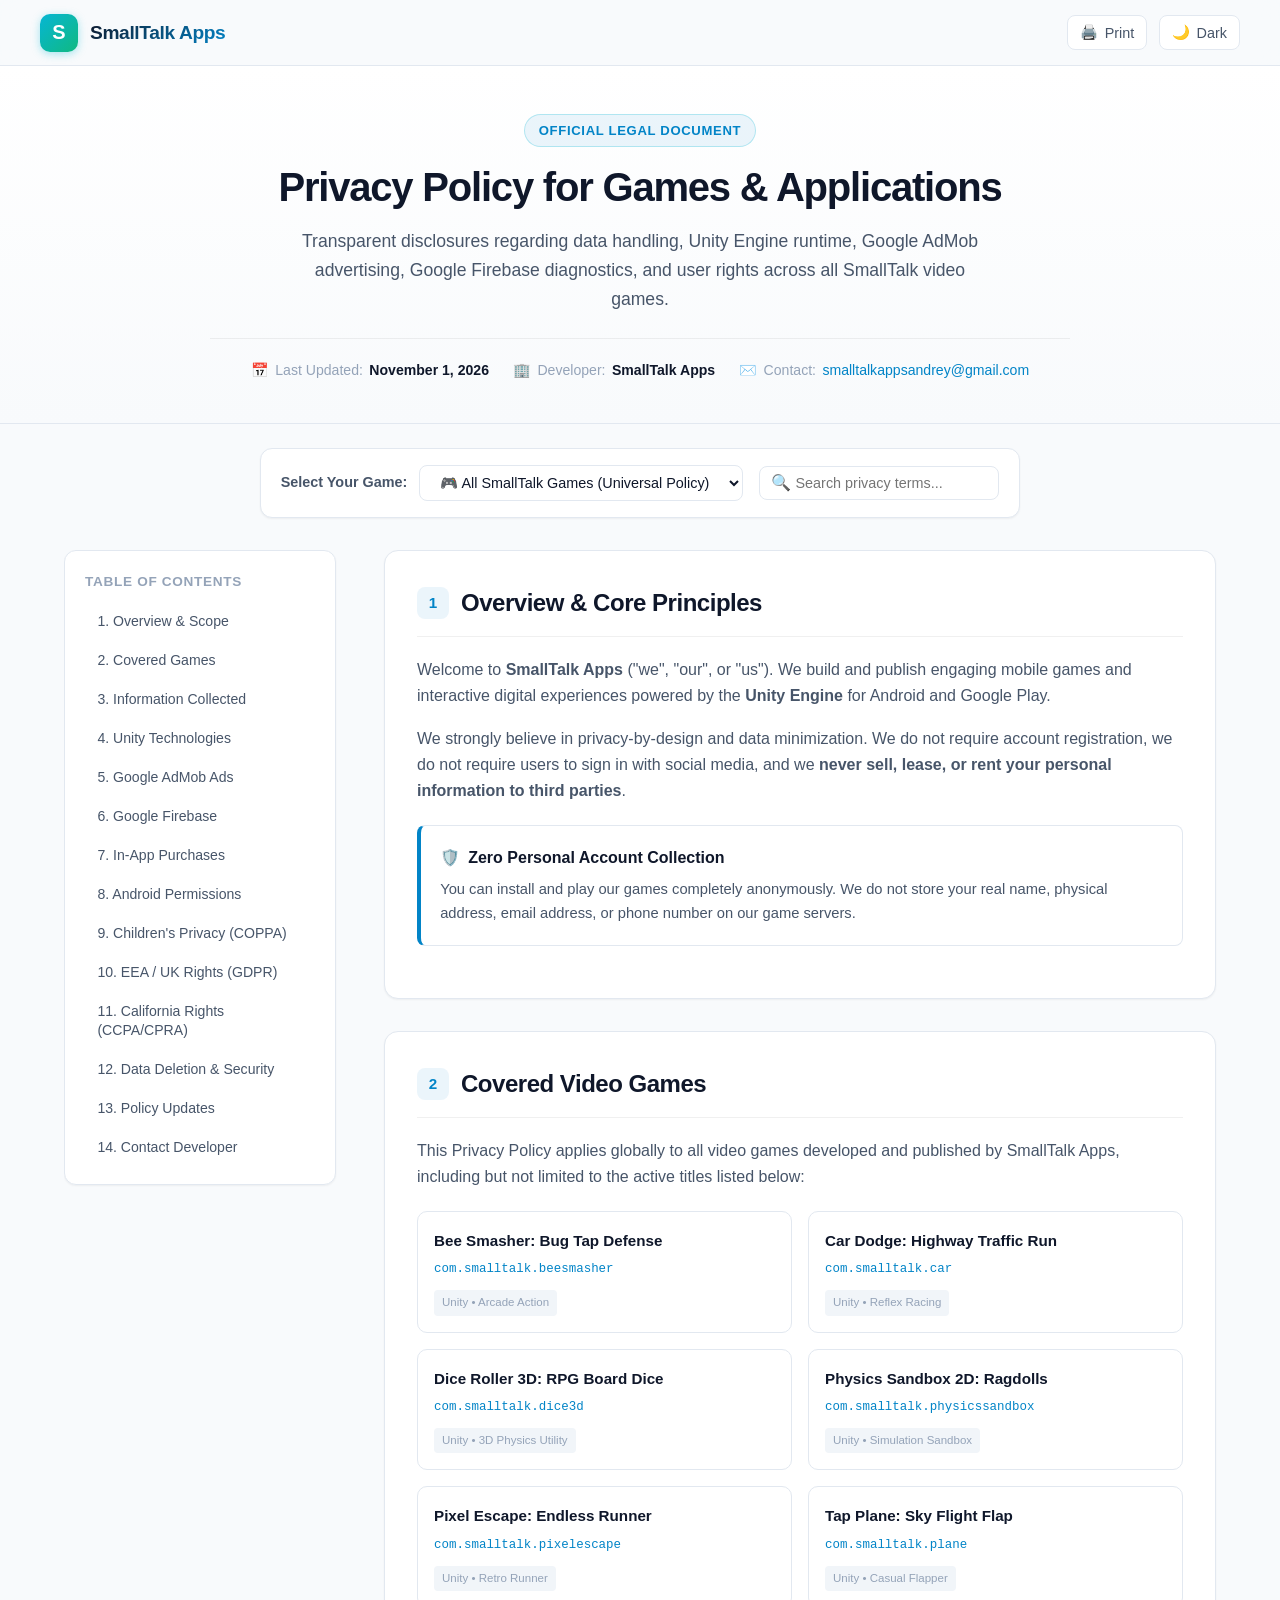
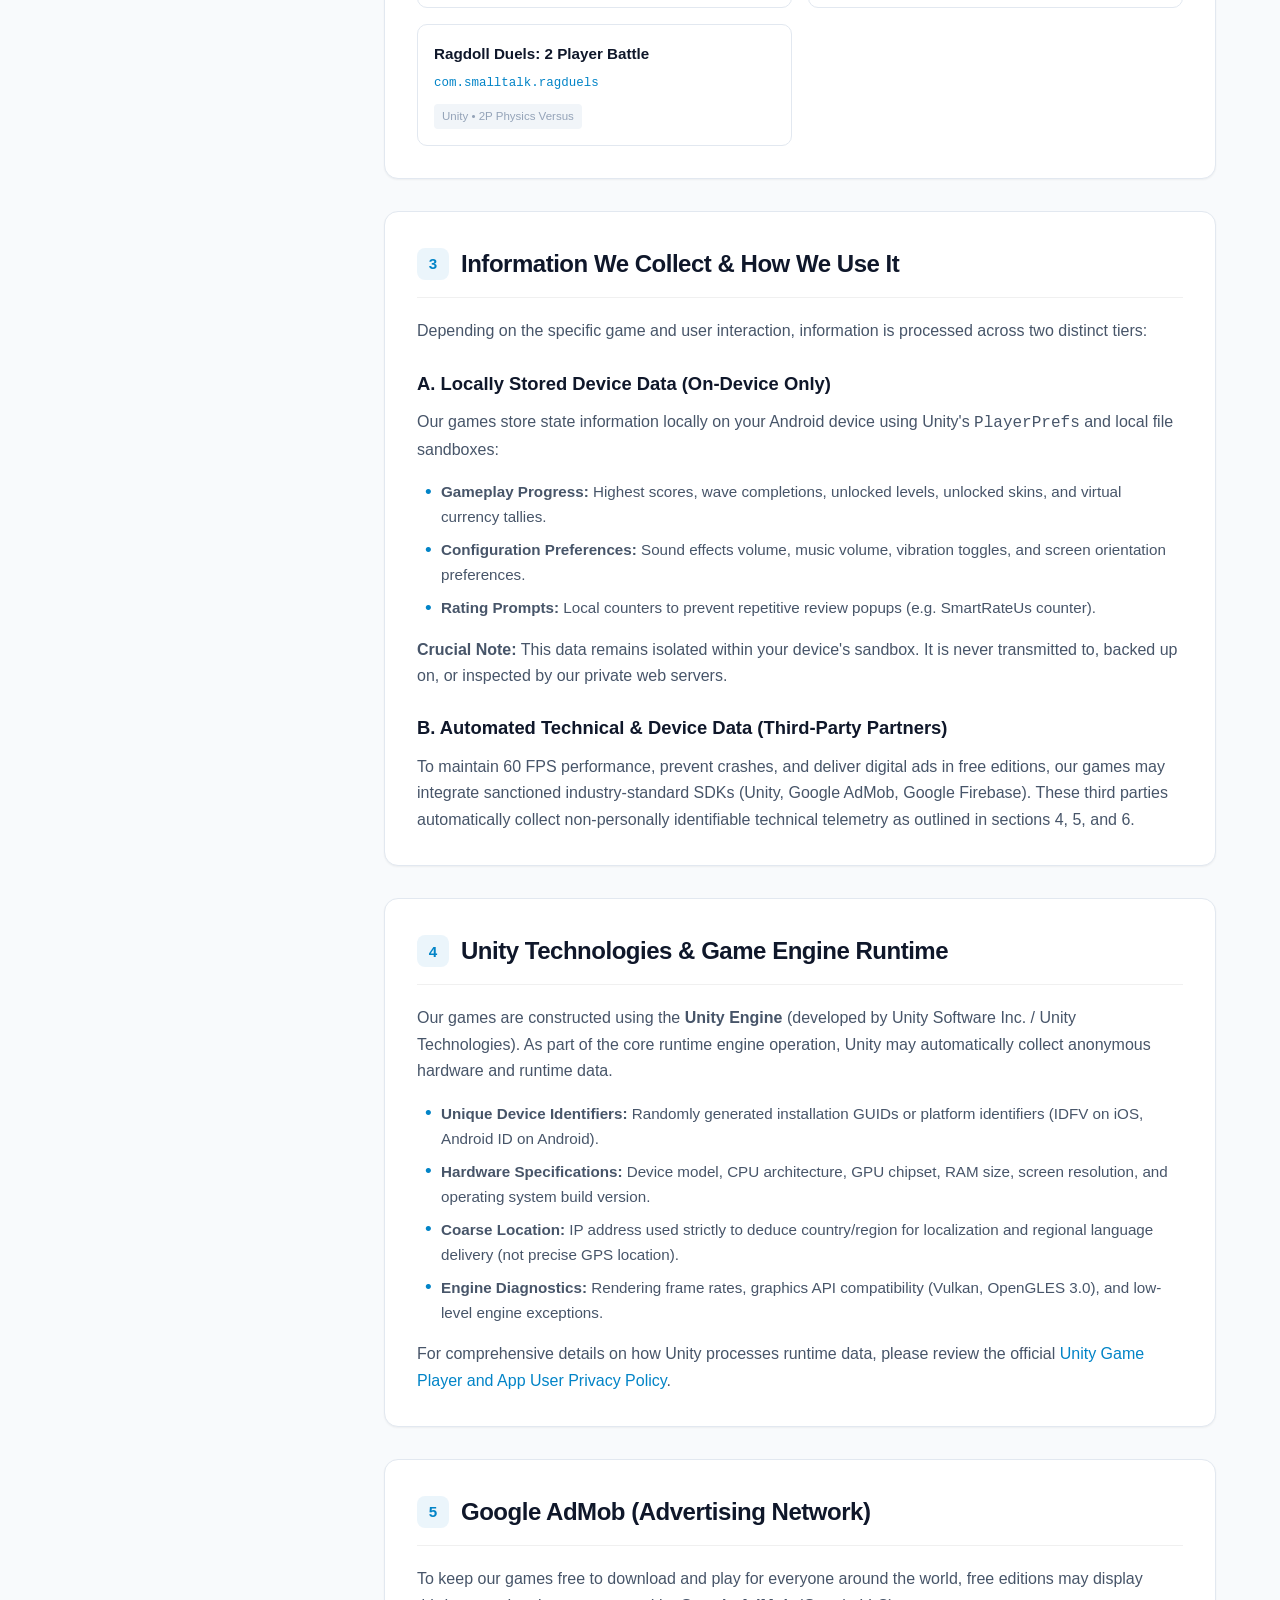
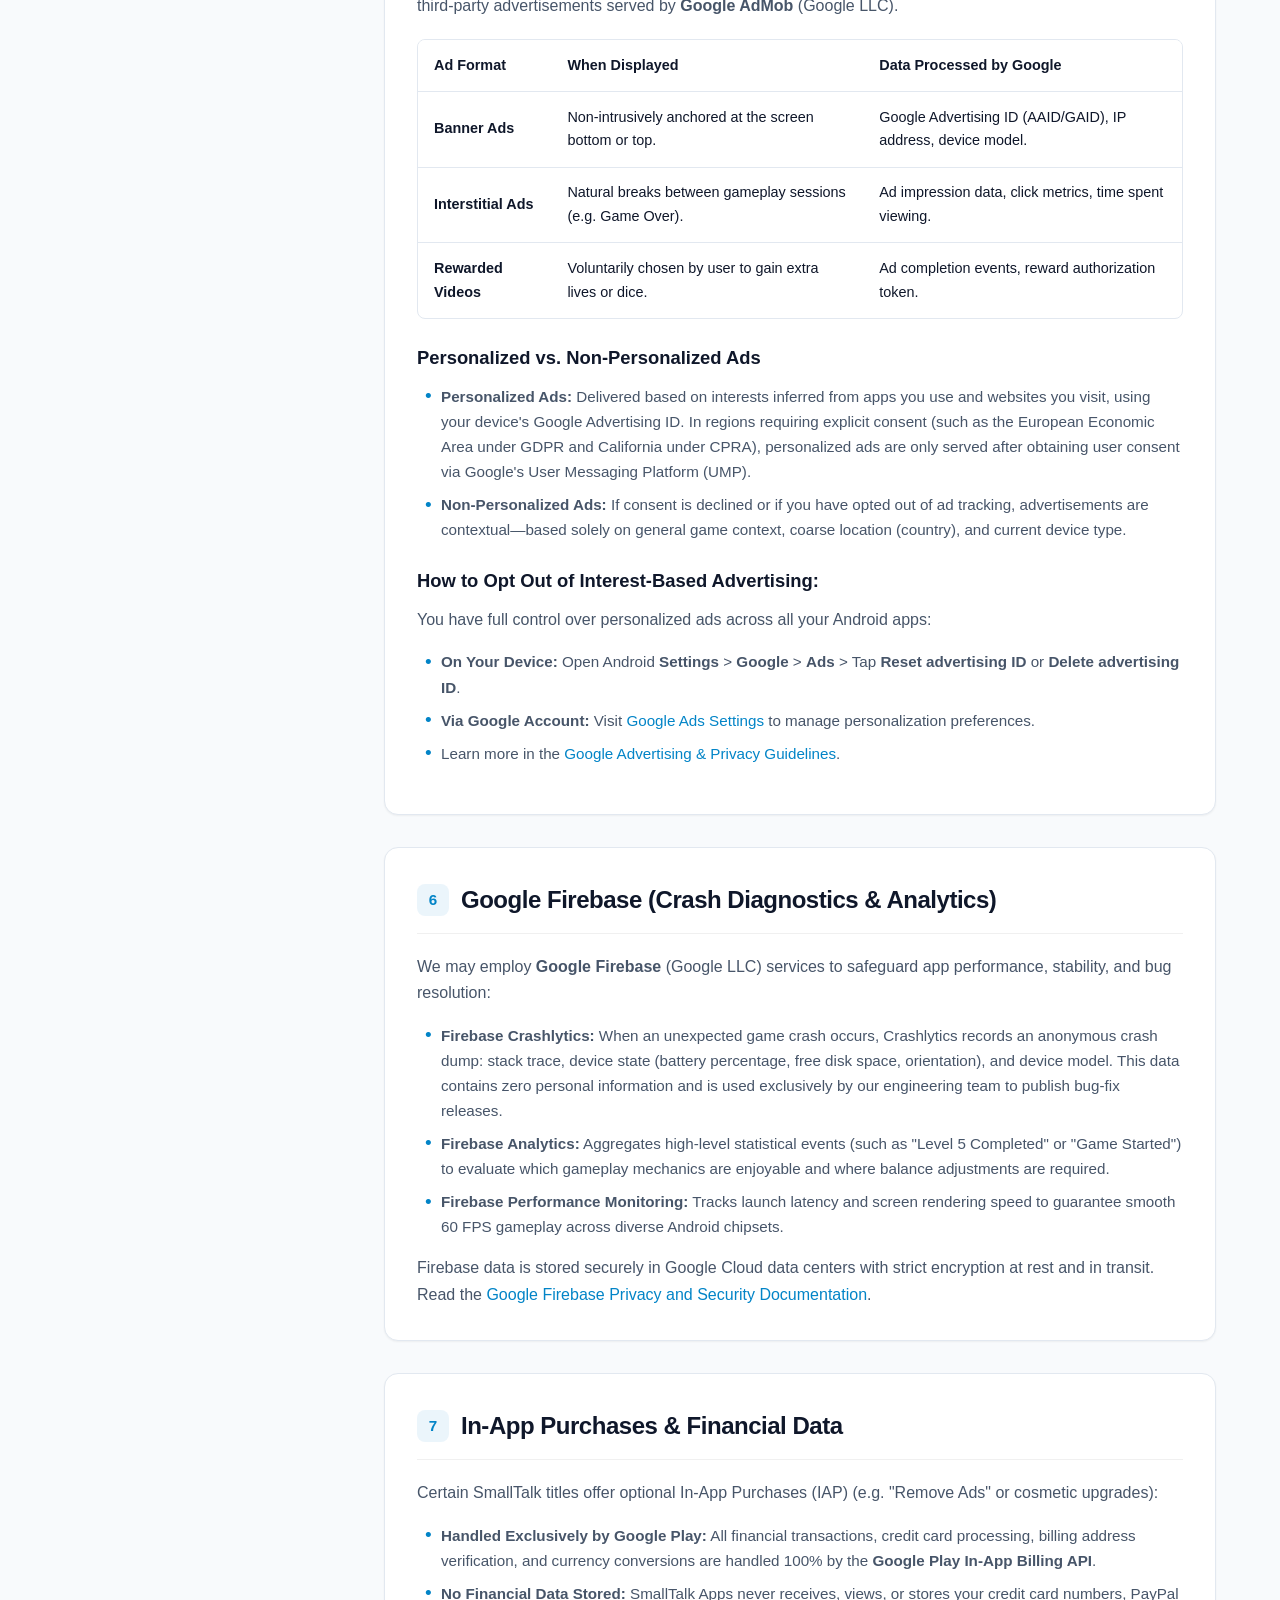
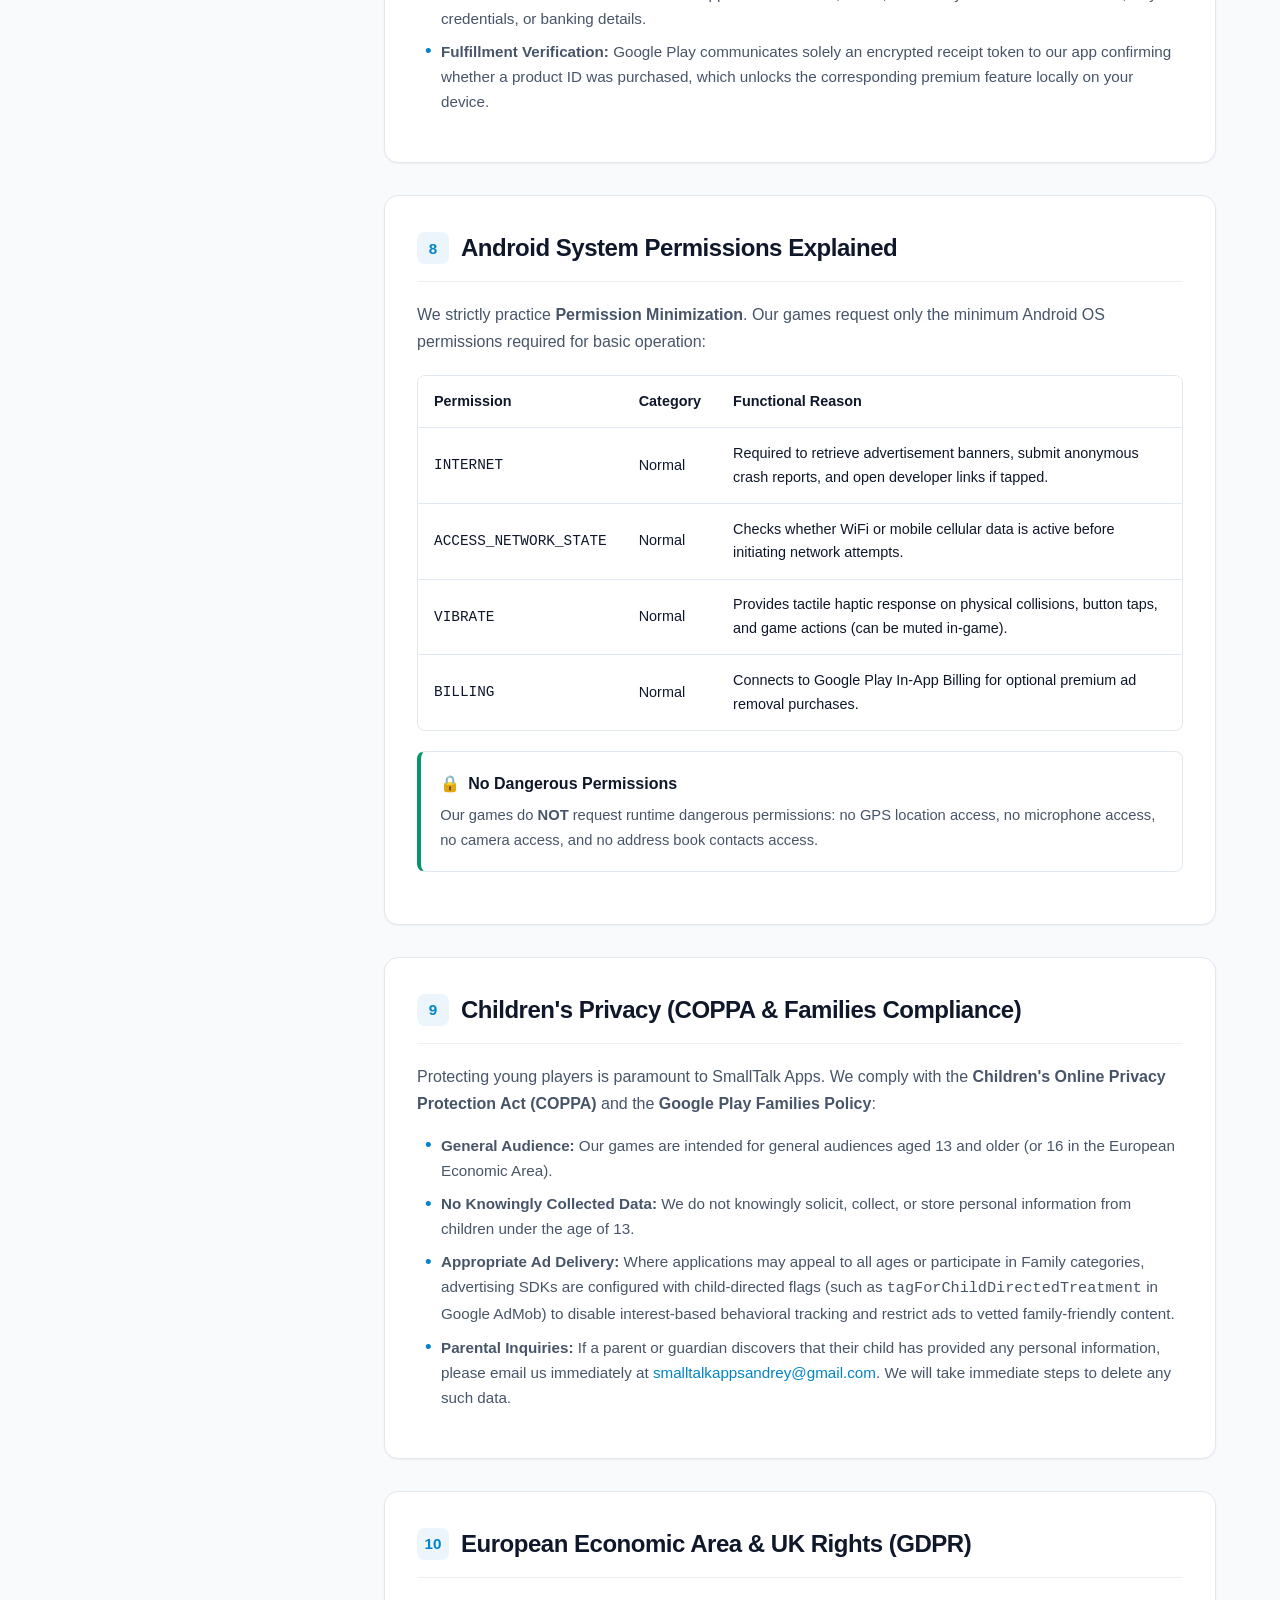
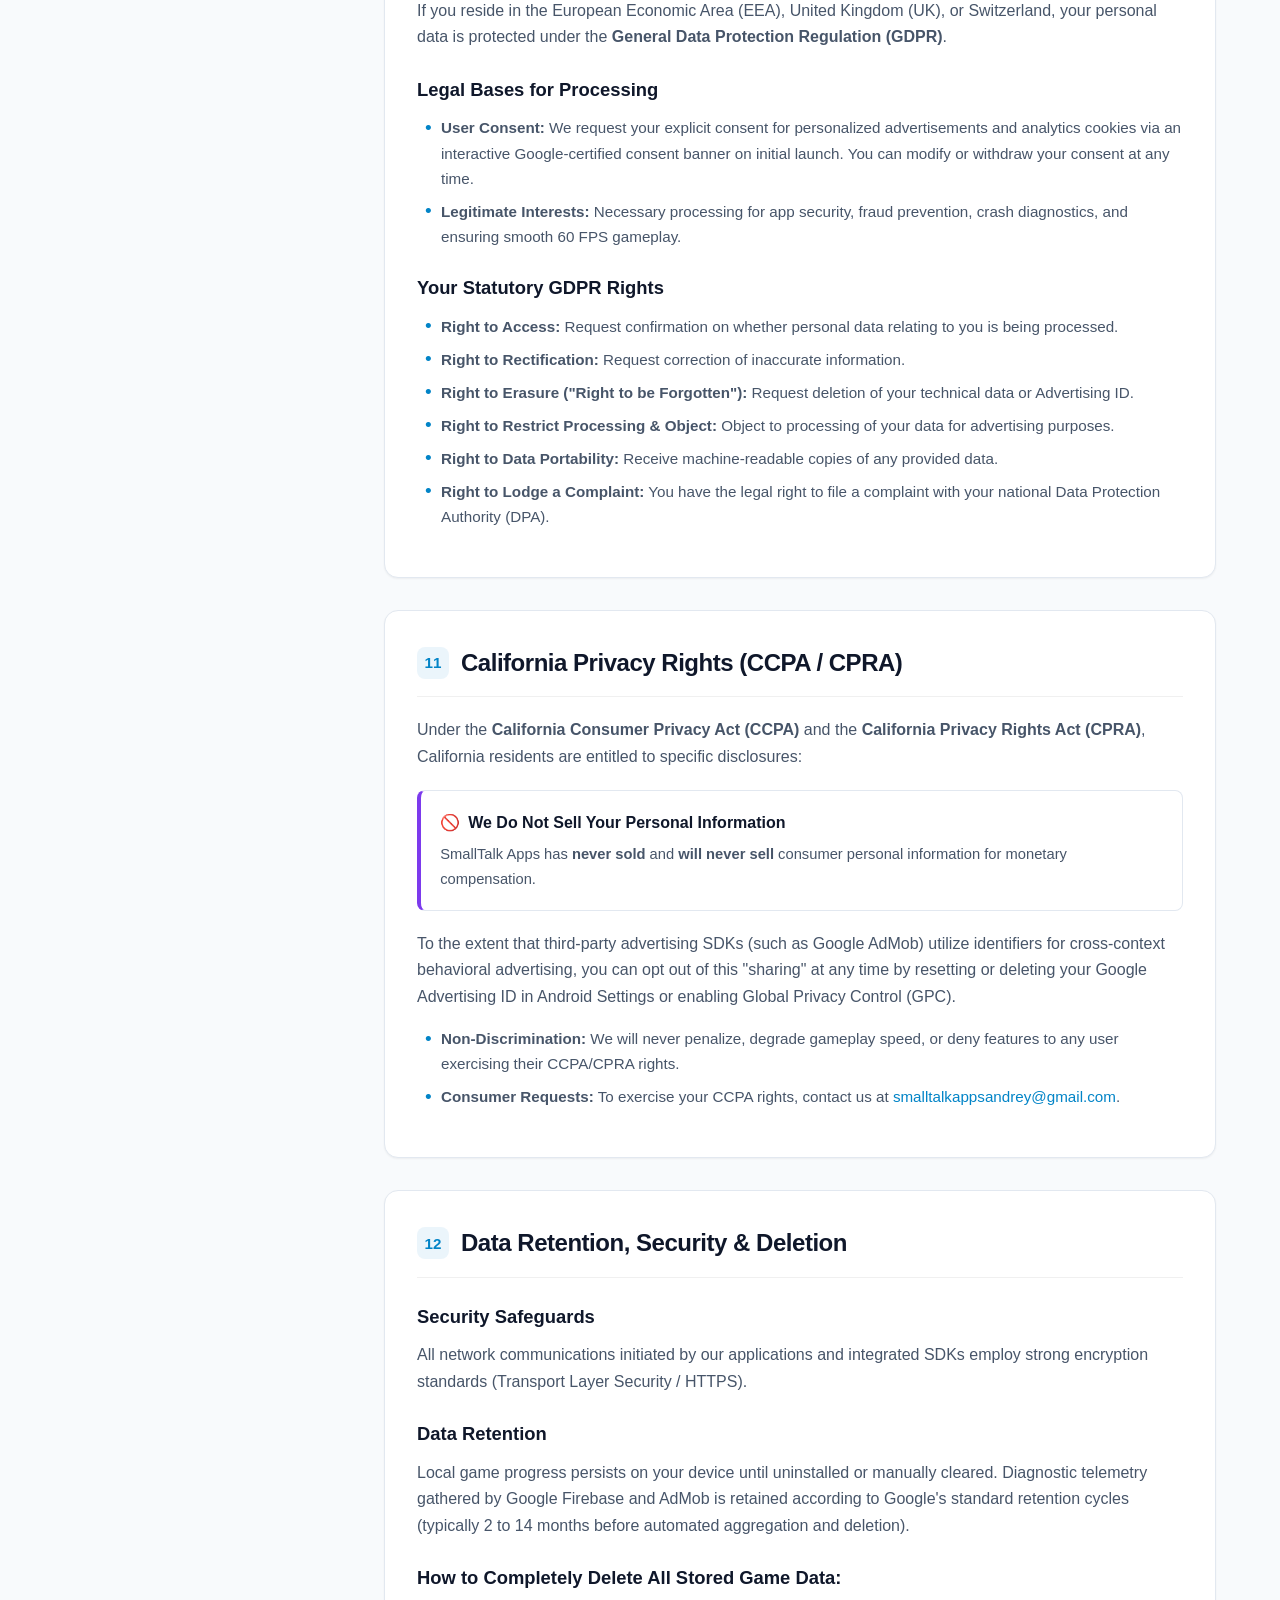
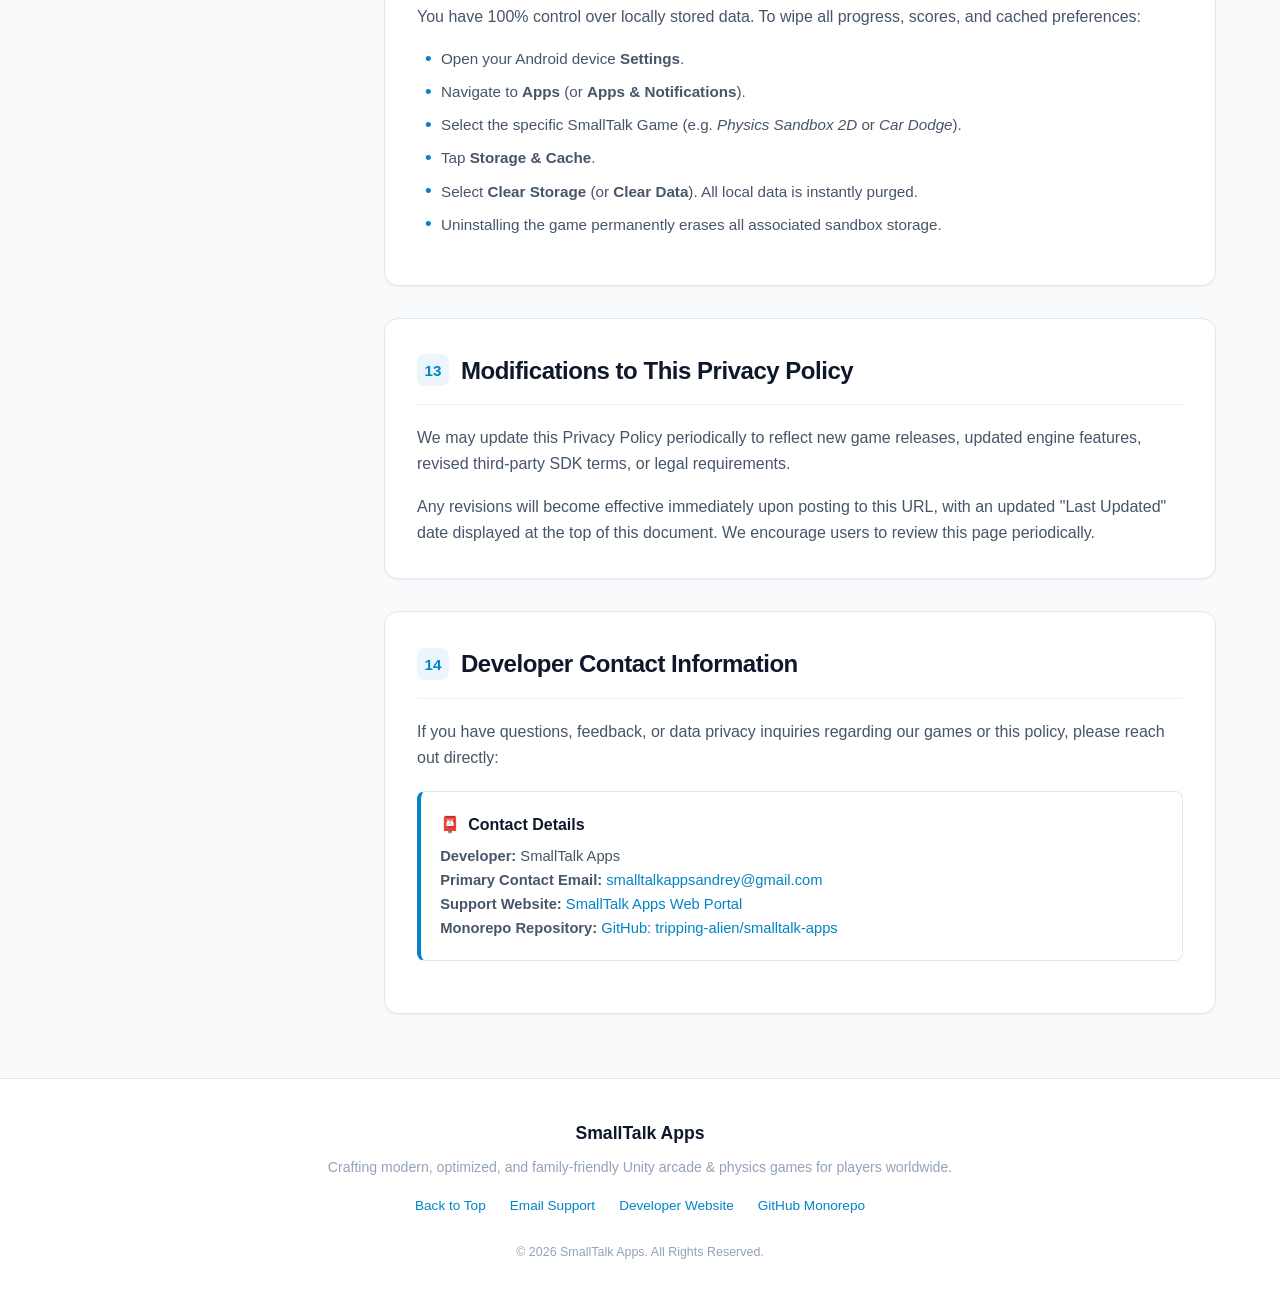
<file: privacy-policy.html>
<!DOCTYPE html>
<html lang="en" data-theme="dark">
<head>
  <meta charset="UTF-8">
  <meta name="viewport" content="width=device-width, initial-scale=1.0">
  <title>Privacy Policy - SmallTalk Apps &amp; Games</title>
  <meta name="description" content="Official Privacy Policy for TextDrive &amp; SmallTalk Apps on Google Play: disclosures for Android permissions, Google AdMob, Firebase, COPPA, GDPR &amp; CCPA.">
  <meta name="author" content="SmallTalk Apps">
  <meta name="robots" content="index, follow, max-snippet:-1, max-image-preview:large, max-video-preview:-1">
  <meta name="googlebot" content="index, follow, max-snippet:-1, max-image-preview:large, max-video-preview:-1">
  <link rel="canonical" href="https://textdriveapp.onrender.com/privacy-policy.html">
  <meta property="og:type" content="website">
  <meta property="og:site_name" content="TextDrive">
  <meta property="og:title" content="Privacy Policy - SmallTalk Apps &amp; Games">
  <meta property="og:description" content="Privacy disclosures for TextDrive and SmallTalk Apps covering Android permissions, Google AdMob, Firebase, COPPA, GDPR, and CCPA.">
  <meta property="og:url" content="https://textdriveapp.onrender.com/privacy-policy.html">
  <meta property="og:image" content="https://textdriveapp.onrender.com/og-preview.png">
  <meta property="og:image:width" content="1200">
  <meta property="og:image:height" content="630">
  <meta name="twitter:card" content="summary_large_image">
  <meta name="twitter:title" content="Privacy Policy - SmallTalk Apps &amp; Games">
  <meta name="twitter:description" content="Privacy disclosures for TextDrive and SmallTalk Apps on Google Play.">
  <meta name="twitter:image" content="https://textdriveapp.onrender.com/og-preview.png">
  <script type="application/ld+json">
  {
    "@context": "https://schema.org",
    "@type": "WebPage",
    "name": "Privacy Policy - SmallTalk Apps & Games",
    "description": "Official Privacy Policy for TextDrive and SmallTalk Apps on Google Play.",
    "url": "https://textdriveapp.onrender.com/privacy-policy.html"
  }
  </script>
  <style>
:root {
  --bg-primary: #0b0f19;
  --bg-secondary: #111827;
  --bg-card: #1f2937;
  --bg-card-hover: #263346;
  --text-primary: #f9fafb;
  --text-secondary: #9ca3af;
  --text-muted: #6b7280;
  --accent-cyan: #06b6d4;
  --accent-cyan-hover: #0891b2;
  --accent-emerald: #10b981;
  --accent-emerald-light: #34d399;
  --accent-purple: #8b5cf6;
  --border-color: #374151;
  --border-light: rgba(255, 255, 255, 0.08);
  --header-bg: rgba(11, 15, 25, 0.85);
  --shadow-sm: 0 1px 2px 0 rgba(0, 0, 0, 0.3);
  --shadow-md: 0 4px 6px -1px rgba(0, 0, 0, 0.4), 0 2px 4px -1px rgba(0, 0, 0, 0.3);
  --shadow-lg: 0 10px 15px -3px rgba(0, 0, 0, 0.5), 0 4px 6px -2px rgba(0, 0, 0, 0.3);
  --tag-bg: rgba(6, 182, 212, 0.12);
  --tag-text: #38bdf8;
  --badge-green-bg: rgba(16, 185, 129, 0.15);
  --badge-green-text: #10b981;
  --code-bg: #1e293b;
}

[data-theme="light"] {
  --bg-primary: #f8fafc;
  --bg-secondary: #ffffff;
  --bg-card: #ffffff;
  --bg-card-hover: #f1f5f9;
  --text-primary: #0f172a;
  --text-secondary: #475569;
  --text-muted: #94a3b8;
  --accent-cyan: #0284c7;
  --accent-cyan-hover: #0369a1;
  --accent-emerald: #059669;
  --accent-emerald-light: #10b981;
  --accent-purple: #7c3aed;
  --border-color: #e2e8f0;
  --border-light: rgba(0, 0, 0, 0.06);
  --header-bg: rgba(248, 250, 252, 0.88);
  --shadow-sm: 0 1px 2px 0 rgba(0, 0, 0, 0.05);
  --shadow-md: 0 4px 6px -1px rgba(0, 0, 0, 0.1), 0 2px 4px -1px rgba(0, 0, 0, 0.06);
  --shadow-lg: 0 10px 15px -3px rgba(0, 0, 0, 0.1), 0 4px 6px -2px rgba(0, 0, 0, 0.05);
  --tag-bg: rgba(2, 132, 199, 0.08);
  --tag-text: #0284c7;
  --badge-green-bg: rgba(5, 150, 105, 0.1);
  --badge-green-text: #059669;
  --code-bg: #f1f5f9;
}

* {
  box-sizing: border-box;
  margin: 0;
  padding: 0;
  transition: background-color 0.2s ease, border-color 0.2s ease, color 0.2s ease;
}

html {
  scroll-behavior: smooth;
  font-size: 16px;
}

body {
  font-family: -apple-system, BlinkMacSystemFont, "Segoe UI", Roboto, Oxygen, Ubuntu, Cantarell, "Helvetica Neue", Arial, sans-serif;
  background-color: var(--bg-primary);
  color: var(--text-primary);
  line-height: 1.65;
  -webkit-font-smoothing: antialiased;
  min-height: 100vh;
  display: flex;
  flex-direction: column;
}

/* Header */
.site-header {
  position: sticky;
  top: 0;
  z-index: 50;
  backdrop-filter: blur(12px);
  -webkit-backdrop-filter: blur(12px);
  background-color: var(--header-bg);
  border-bottom: 1px solid var(--border-color);
  padding: 0.85rem 1.5rem;
}

.header-container {
  max-width: 1200px;
  margin: 0 auto;
  display: flex;
  align-items: center;
  justify-content: space-between;
  gap: 1rem;
}

.brand-wrapper {
  display: flex;
  align-items: center;
  gap: 0.75rem;
  text-decoration: none;
  color: inherit;
}

.brand-icon {
  width: 38px;
  height: 38px;
  border-radius: 10px;
  background: linear-gradient(135deg, #06b6d4, #10b981);
  display: flex;
  align-items: center;
  justify-content: center;
  color: #ffffff;
  font-weight: 800;
  font-size: 1.25rem;
  box-shadow: 0 2px 8px rgba(6, 182, 212, 0.35);
}

.brand-name {
  font-size: 1.2rem;
  font-weight: 700;
  letter-spacing: -0.02em;
  background: linear-gradient(135deg, var(--text-primary), var(--accent-cyan));
  -webkit-background-clip: text;
  -webkit-text-fill-color: transparent;
}

.header-actions {
  display: flex;
  align-items: center;
  gap: 0.75rem;
}

.theme-toggle-btn, .print-btn {
  background: var(--bg-card);
  border: 1px solid var(--border-color);
  color: var(--text-secondary);
  border-radius: 8px;
  padding: 0.5rem 0.75rem;
  font-size: 0.9rem;
  cursor: pointer;
  display: inline-flex;
  align-items: center;
  gap: 0.4rem;
  font-weight: 500;
}

.theme-toggle-btn:hover, .print-btn:hover {
  background: var(--bg-card-hover);
  color: var(--text-primary);
  border-color: var(--accent-cyan);
}

/* Hero Section */
.hero-section {
  background: linear-gradient(180deg, var(--bg-secondary) 0%, var(--bg-primary) 100%);
  border-bottom: 1px solid var(--border-color);
  padding: 3rem 1.5rem 2.5rem;
  text-align: center;
}

.hero-inner {
  max-width: 860px;
  margin: 0 auto;
}

.hero-badge {
  display: inline-flex;
  align-items: center;
  gap: 0.4rem;
  padding: 0.3rem 0.85rem;
  background-color: var(--tag-bg);
  color: var(--tag-text);
  border-radius: 9999px;
  font-size: 0.82rem;
  font-weight: 600;
  margin-bottom: 1rem;
  text-transform: uppercase;
  letter-spacing: 0.05em;
  border: 1px solid rgba(6, 182, 212, 0.25);
}

.hero-title {
  font-size: 2.5rem;
  font-weight: 800;
  letter-spacing: -0.03em;
  line-height: 1.2;
  margin-bottom: 1rem;
  color: var(--text-primary);
}

.hero-subtitle {
  font-size: 1.1rem;
  color: var(--text-secondary);
  margin-bottom: 1.5rem;
  max-width: 680px;
  margin-left: auto;
  margin-right: auto;
}

.hero-meta-bar {
  display: flex;
  flex-wrap: wrap;
  align-items: center;
  justify-content: center;
  gap: 1.5rem;
  font-size: 0.88rem;
  color: var(--text-muted);
  border-top: 1px solid var(--border-light);
  padding-top: 1.25rem;
}

.hero-meta-item {
  display: flex;
  align-items: center;
  gap: 0.4rem;
}

.hero-meta-item strong {
  color: var(--text-primary);
}

/* Quick Filter Bar */
.filter-bar-wrapper {
  max-width: 1200px;
  margin: 1.5rem auto 0;
  padding: 0 1.5rem;
}

.filter-bar {
  background: var(--bg-card);
  border: 1px solid var(--border-color);
  border-radius: 12px;
  padding: 1rem 1.25rem;
  display: flex;
  flex-wrap: wrap;
  align-items: center;
  justify-content: space-between;
  gap: 1rem;
  box-shadow: var(--shadow-sm);
}

.filter-group {
  display: flex;
  align-items: center;
  gap: 0.75rem;
  flex: 1;
  min-width: 260px;
}

.filter-label {
  font-size: 0.9rem;
  font-weight: 600;
  color: var(--text-secondary);
  white-space: nowrap;
}

.game-select {
  background: var(--bg-secondary);
  border: 1px solid var(--border-color);
  color: var(--text-primary);
  padding: 0.5rem 1rem;
  border-radius: 8px;
  font-size: 0.9rem;
  font-weight: 500;
  width: 100%;
  max-width: 380px;
  cursor: pointer;
  outline: none;
}

.game-select:focus {
  border-color: var(--accent-cyan);
  box-shadow: 0 0 0 2px rgba(6, 182, 212, 0.2);
}

.search-box {
  position: relative;
  min-width: 240px;
}

.search-input {
  width: 100%;
  background: var(--bg-secondary);
  border: 1px solid var(--border-color);
  color: var(--text-primary);
  padding: 0.5rem 1rem 0.5rem 2.2rem;
  border-radius: 8px;
  font-size: 0.9rem;
  outline: none;
}

.search-input:focus {
  border-color: var(--accent-cyan);
  box-shadow: 0 0 0 2px rgba(6, 182, 212, 0.2);
}

.search-icon {
  position: absolute;
  left: 0.75rem;
  top: 50%;
  transform: translateY(-50%);
  color: var(--text-muted);
  pointer-events: none;
}

/* Layout: Main & Sticky TOC */
.content-layout {
  max-width: 1200px;
  width: 100%;
  margin: 2rem auto;
  padding: 0 1.5rem;
  display: grid;
  grid-template-columns: 280px 1fr;
  gap: 2.5rem;
  flex: 1;
}

@media (max-width: 900px) {
  .content-layout {
    grid-template-columns: 1fr;
  }
}

/* Sidebar TOC */
.sidebar-toc {
  position: sticky;
  top: 5.5rem;
  height: calc(100vh - 6.5rem);
  overflow-y: auto;
  padding-right: 0.5rem;
}

@media (max-width: 900px) {
  .sidebar-toc {
    display: none;
  }
}

.toc-card {
  background: var(--bg-card);
  border: 1px solid var(--border-color);
  border-radius: 12px;
  padding: 1.25rem;
  box-shadow: var(--shadow-sm);
}

.toc-title {
  font-size: 0.85rem;
  font-weight: 700;
  text-transform: uppercase;
  letter-spacing: 0.05em;
  color: var(--text-muted);
  margin-bottom: 0.75rem;
}

.toc-nav {
  list-style: none;
  display: flex;
  flex-direction: column;
  gap: 0.35rem;
}

.toc-link {
  display: block;
  font-size: 0.88rem;
  color: var(--text-secondary);
  text-decoration: none;
  padding: 0.45rem 0.65rem;
  border-radius: 6px;
  line-height: 1.35;
  border-left: 2px solid transparent;
}

.toc-link:hover {
  color: var(--text-primary);
  background: var(--bg-card-hover);
}

.toc-link.active {
  color: var(--accent-cyan);
  background: var(--tag-bg);
  border-left-color: var(--accent-cyan);
  font-weight: 600;
}

/* Main Content Article */
.policy-article {
  min-width: 0;
}

.policy-section {
  background: var(--bg-card);
  border: 1px solid var(--border-color);
  border-radius: 14px;
  padding: 2rem;
  margin-bottom: 2rem;
  box-shadow: var(--shadow-sm);
}

.policy-section:hover {
  border-color: rgba(6, 182, 212, 0.3);
}

.section-header {
  display: flex;
  align-items: center;
  gap: 0.75rem;
  margin-bottom: 1.25rem;
  border-bottom: 1px solid var(--border-light);
  padding-bottom: 0.85rem;
}

.section-number {
  width: 32px;
  height: 32px;
  border-radius: 8px;
  background: var(--tag-bg);
  color: var(--accent-cyan);
  display: flex;
  align-items: center;
  justify-content: center;
  font-weight: 700;
  font-size: 0.95rem;
}

.section-title {
  font-size: 1.5rem;
  font-weight: 700;
  color: var(--text-primary);
  letter-spacing: -0.02em;
}

.policy-section p {
  color: var(--text-secondary);
  margin-bottom: 1rem;
  font-size: 1rem;
}

.policy-section p:last-child {
  margin-bottom: 0;
}

.policy-section h3 {
  font-size: 1.15rem;
  font-weight: 600;
  color: var(--text-primary);
  margin: 1.5rem 0 0.65rem;
}

.policy-section ul {
  list-style: none;
  margin-bottom: 1rem;
  display: flex;
  flex-direction: column;
  gap: 0.5rem;
}

.policy-section li {
  position: relative;
  padding-left: 1.5rem;
  color: var(--text-secondary);
  font-size: 0.95rem;
}

.policy-section li::before {
  content: "•";
  position: absolute;
  left: 0.5rem;
  color: var(--accent-cyan);
  font-size: 1.2rem;
  line-height: 1;
  top: 0.15rem;
}

/* Callout Cards */
.callout-box {
  background: var(--bg-secondary);
  border: 1px solid var(--border-color);
  border-left: 4px solid var(--accent-cyan);
  border-radius: 8px;
  padding: 1.2rem;
  margin: 1.25rem 0;
}

.callout-box.emerald {
  border-left-color: var(--accent-emerald);
}

.callout-box.purple {
  border-left-color: var(--accent-purple);
}

.callout-title {
  font-weight: 700;
  font-size: 1rem;
  color: var(--text-primary);
  margin-bottom: 0.35rem;
  display: flex;
  align-items: center;
  gap: 0.5rem;
}

.callout-box p {
  font-size: 0.92rem;
  color: var(--text-secondary);
  margin-bottom: 0;
}

/* Interactive Games Card Grid */
.games-grid {
  display: grid;
  grid-template-columns: repeat(auto-fill, minmax(250px, 1fr));
  gap: 1rem;
  margin-top: 1.25rem;
}

.game-item-card {
  background: var(--bg-secondary);
  border: 1px solid var(--border-color);
  border-radius: 10px;
  padding: 1rem;
  display: flex;
  flex-direction: column;
  gap: 0.4rem;
  cursor: pointer;
  transition: transform 0.15s ease, border-color 0.15s ease;
}

.game-item-card:hover {
  transform: translateY(-2px);
  border-color: var(--accent-cyan);
}

.game-item-card.highlighted {
  border-color: var(--accent-cyan);
  background: var(--tag-bg);
  box-shadow: 0 0 0 2px rgba(6, 182, 212, 0.3);
}

.game-item-title {
  font-weight: 600;
  font-size: 0.95rem;
  color: var(--text-primary);
}

.game-item-pkg {
  font-family: monospace;
  font-size: 0.78rem;
  color: var(--accent-cyan);
  word-break: break-all;
}

.game-item-tag {
  display: inline-block;
  align-self: flex-start;
  padding: 0.2rem 0.5rem;
  border-radius: 4px;
  background: var(--code-bg);
  color: var(--text-muted);
  font-size: 0.72rem;
  margin-top: 0.25rem;
}

/* Data Table */
.data-table-wrapper {
  overflow-x: auto;
  margin: 1.25rem 0;
  border: 1px solid var(--border-color);
  border-radius: 8px;
}

.data-table {
  width: 100%;
  border-collapse: collapse;
  text-align: left;
  font-size: 0.9rem;
}

.data-table th, .data-table td {
  padding: 0.85rem 1rem;
  border-bottom: 1px solid var(--border-color);
}

.data-table th {
  background: var(--bg-secondary);
  color: var(--text-primary);
  font-weight: 600;
}

.data-table tr:last-child td {
  border-bottom: none;
}

.data-table tr:hover td {
  background: rgba(255, 255, 255, 0.02);
}

.partner-badge {
  display: inline-flex;
  align-items: center;
  gap: 0.3rem;
  font-weight: 600;
  font-size: 0.85rem;
  color: var(--text-primary);
}

/* Links */
a {
  color: var(--accent-cyan);
  text-decoration: none;
}

a:hover {
  text-decoration: underline;
}

/* Footer */
.site-footer {
  background: var(--bg-secondary);
  border-top: 1px solid var(--border-color);
  padding: 2.5rem 1.5rem;
  margin-top: auto;
  text-align: center;
}

.footer-container {
  max-width: 800px;
  margin: 0 auto;
}

.footer-brand {
  font-weight: 700;
  font-size: 1.1rem;
  color: var(--text-primary);
  margin-bottom: 0.5rem;
}

.footer-text {
  font-size: 0.88rem;
  color: var(--text-muted);
  margin-bottom: 1rem;
}

.footer-links {
  display: flex;
  justify-content: center;
  flex-wrap: wrap;
  gap: 1.5rem;
  font-size: 0.85rem;
}

/* Print Styles */
@media print {
  .site-header, .filter-bar-wrapper, .sidebar-toc, .site-footer, .theme-toggle-btn, .print-btn {
    display: none !important;
  }

  body {
    background: #ffffff !important;
    color: #000000 !important;
    font-size: 11pt;
  }

  .content-layout {
    display: block;
    max-width: 100%;
    margin: 0;
    padding: 0;
  }

  .policy-section {
    border: none !important;
    box-shadow: none !important;
    padding: 1rem 0 !important;
    page-break-inside: avoid;
  }
}

</style>
  <link rel="icon" type="image/svg+xml" href="data:image/svg+xml,<svg xmlns='http://www.w3.org/2000/svg' viewBox='0 0 100 100'><rect width='100' height='100' rx='20' fill='%2306b6d4'/><text x='50%' y='65%' font-size='55' font-family='sans-serif' font-weight='bold' fill='white' text-anchor='middle'>S</text></svg>">
</head>
<body>

  <!-- Top Navigation Header -->
  <header class="site-header">
    <div class="header-container">
      <a href="#" class="brand-wrapper">
        <div class="brand-icon">S</div>
        <span class="brand-name">SmallTalk Apps</span>
      </a>
      <div class="header-actions">
        <button id="print-policy" class="print-btn" title="Print or save as PDF">
          <span>🖨️</span>
          <span>Print</span>
        </button>
        <button id="theme-toggle" class="theme-toggle-btn" title="Toggle theme">
          <span id="theme-icon">☀️</span>
          <span id="theme-text">Light</span>
        </button>
      </div>
    </div>
  </header>

  <!-- Hero Section -->
  <section class="hero-section">
    <div class="hero-inner">
      <div class="hero-badge">Official Legal Document</div>
      <h1 class="hero-title">Privacy Policy for Games & Applications</h1>
      <p class="hero-subtitle">
        Transparent disclosures regarding data handling, Unity Engine runtime, Google AdMob advertising, Google Firebase diagnostics, and user rights across all SmallTalk video games.
      </p>
      <div class="hero-meta-bar">
        <div class="hero-meta-item">
          <span>📅</span> Last Updated: <strong>November 1, 2026</strong>
        </div>
        <div class="hero-meta-item">
          <span>🏢</span> Developer: <strong>SmallTalk Apps</strong>
        </div>
        <div class="hero-meta-item">
          <span>✉️</span> Contact: <a href="mailto:smalltalkappsandrey@gmail.com">smalltalkappsandrey@gmail.com</a>
        </div>
      </div>
    </div>
  </section>

  <!-- Interactive Filter & Search Bar -->
  <div class="filter-bar-wrapper">
    <div class="filter-bar">
      <div class="filter-group">
        <label for="game-select" class="filter-label">Select Your Game:</label>
        <select id="game-select" class="game-select">
          <option value="all">🎮 All SmallTalk Games (Universal Policy)</option>
          <option value="com.smalltalk.beesmasher">Bee Smasher: Bug Tap Defense</option>
          <option value="com.smalltalk.car">Car Dodge: Highway Traffic Run</option>
          <option value="com.smalltalk.dice3d">Dice Roller 3D: RPG Board Dice</option>
          <option value="com.smalltalk.physicssandbox">Physics Sandbox 2D: Ragdolls</option>
          <option value="com.smalltalk.pixelescape">Pixel Escape: Endless Runner</option>
          <option value="com.smalltalk.plane">Tap Plane: Sky Flight Flap</option>
          <option value="com.smalltalk.ragduels">Ragdoll Duels: 2 Player Battle</option>
        </select>
      </div>
      <div class="search-box">
        <span class="search-icon">🔍</span>
        <input type="text" id="policy-search" class="search-input" placeholder="Search privacy terms...">
      </div>
    </div>
  </div>

  <!-- Content Layout: Sidebar TOC + Policy Article -->
  <div class="content-layout">
    
    <!-- Sticky Table of Contents -->
    <aside class="sidebar-toc">
      <div class="toc-card">
        <div class="toc-title">Table of Contents</div>
        <nav>
          <ul class="toc-nav">
            <li><a href="#overview" class="toc-link active">1. Overview & Scope</a></li>
            <li><a href="#applicable-games" class="toc-link">2. Covered Games</a></li>
            <li><a href="#data-we-collect" class="toc-link">3. Information Collected</a></li>
            <li><a href="#unity-engine" class="toc-link">4. Unity Technologies</a></li>
            <li><a href="#admob" class="toc-link">5. Google AdMob Ads</a></li>
            <li><a href="#firebase" class="toc-link">6. Google Firebase</a></li>
            <li><a href="#in-app-purchases" class="toc-link">7. In-App Purchases</a></li>
            <li><a href="#permissions" class="toc-link">8. Android Permissions</a></li>
            <li><a href="#children" class="toc-link">9. Children's Privacy (COPPA)</a></li>
            <li><a href="#gdpr" class="toc-link">10. EEA / UK Rights (GDPR)</a></li>
            <li><a href="#ccpa" class="toc-link">11. California Rights (CCPA/CPRA)</a></li>
            <li><a href="#retention-deletion" class="toc-link">12. Data Deletion & Security</a></li>
            <li><a href="#changes" class="toc-link">13. Policy Updates</a></li>
            <li><a href="#contact" class="toc-link">14. Contact Developer</a></li>
          </ul>
        </nav>
      </div>
    </aside>

    <!-- Main Legal Text -->
    <article class="policy-article">

      <!-- Dynamic Game Selected Alert -->
      <div id="selected-game-alert" class="callout-box emerald" style="display: none; margin-top: 0; margin-bottom: 2rem;">
        <div class="callout-title">
          <span>🎯</span> Viewing Policy For: <span id="selected-game-name"></span>
        </div>
        <p>
          Package Identifier: <code id="selected-game-pkg" style="color: var(--accent-cyan); font-weight: bold;"></code>. All terms in this document govern the usage, SDKs, and local data persistence of this application.
        </p>
      </div>

      <!-- 1. Overview -->
      <section id="overview" class="policy-section">
        <div class="section-header">
          <div class="section-number">1</div>
          <h2 class="section-title">Overview & Core Principles</h2>
        </div>
        <p>
          Welcome to <strong>SmallTalk Apps</strong> ("we", "our", or "us"). We build and publish engaging mobile games and interactive digital experiences powered by the <strong>Unity Engine</strong> for Android and Google Play.
        </p>
        <p>
          We strongly believe in privacy-by-design and data minimization. We do not require account registration, we do not require users to sign in with social media, and we <strong>never sell, lease, or rent your personal information to third parties</strong>.
        </p>
        <div class="callout-box">
          <div class="callout-title">
            <span>🛡️</span> Zero Personal Account Collection
          </div>
          <p>
            You can install and play our games completely anonymously. We do not store your real name, physical address, email address, or phone number on our game servers.
          </p>
        </div>
      </section>

      <!-- 2. Covered Games -->
      <section id="applicable-games" class="policy-section">
        <div class="section-header">
          <div class="section-number">2</div>
          <h2 class="section-title">Covered Video Games</h2>
        </div>
        <p>
          This Privacy Policy applies globally to all video games developed and published by SmallTalk Apps, including but not limited to the active titles listed below:
        </p>
        
        <div class="games-grid">
          <div class="game-item-card" data-pkg="com.smalltalk.beesmasher">
            <span class="game-item-title">Bee Smasher: Bug Tap Defense</span>
            <span class="game-item-pkg">com.smalltalk.beesmasher</span>
            <span class="game-item-tag">Unity • Arcade Action</span>
          </div>

          <div class="game-item-card" data-pkg="com.smalltalk.car">
            <span class="game-item-title">Car Dodge: Highway Traffic Run</span>
            <span class="game-item-pkg">com.smalltalk.car</span>
            <span class="game-item-tag">Unity • Reflex Racing</span>
          </div>

          <div class="game-item-card" data-pkg="com.smalltalk.dice3d">
            <span class="game-item-title">Dice Roller 3D: RPG Board Dice</span>
            <span class="game-item-pkg">com.smalltalk.dice3d</span>
            <span class="game-item-tag">Unity • 3D Physics Utility</span>
          </div>

          <div class="game-item-card" data-pkg="com.smalltalk.physicssandbox">
            <span class="game-item-title">Physics Sandbox 2D: Ragdolls</span>
            <span class="game-item-pkg">com.smalltalk.physicssandbox</span>
            <span class="game-item-tag">Unity • Simulation Sandbox</span>
          </div>

          <div class="game-item-card" data-pkg="com.smalltalk.pixelescape">
            <span class="game-item-title">Pixel Escape: Endless Runner</span>
            <span class="game-item-pkg">com.smalltalk.pixelescape</span>
            <span class="game-item-tag">Unity • Retro Runner</span>
          </div>

          <div class="game-item-card" data-pkg="com.smalltalk.plane">
            <span class="game-item-title">Tap Plane: Sky Flight Flap</span>
            <span class="game-item-pkg">com.smalltalk.plane</span>
            <span class="game-item-tag">Unity • Casual Flapper</span>
          </div>

          <div class="game-item-card" data-pkg="com.smalltalk.ragduels">
            <span class="game-item-title">Ragdoll Duels: 2 Player Battle</span>
            <span class="game-item-pkg">com.smalltalk.ragduels</span>
            <span class="game-item-tag">Unity • 2P Physics Versus</span>
          </div>
        </div>
      </section>

      <!-- 3. Information Collected -->
      <section id="data-we-collect" class="policy-section">
        <div class="section-header">
          <div class="section-number">3</div>
          <h2 class="section-title">Information We Collect & How We Use It</h2>
        </div>
        <p>
          Depending on the specific game and user interaction, information is processed across two distinct tiers:
        </p>

        <h3>A. Locally Stored Device Data (On-Device Only)</h3>
        <p>
          Our games store state information locally on your Android device using Unity's <code>PlayerPrefs</code> and local file sandboxes:
        </p>
        <ul>
          <li><strong>Gameplay Progress:</strong> Highest scores, wave completions, unlocked levels, unlocked skins, and virtual currency tallies.</li>
          <li><strong>Configuration Preferences:</strong> Sound effects volume, music volume, vibration toggles, and screen orientation preferences.</li>
          <li><strong>Rating Prompts:</strong> Local counters to prevent repetitive review popups (e.g. SmartRateUs counter).</li>
        </ul>
        <p>
          <strong>Crucial Note:</strong> This data remains isolated within your device's sandbox. It is never transmitted to, backed up on, or inspected by our private web servers.
        </p>

        <h3>B. Automated Technical & Device Data (Third-Party Partners)</h3>
        <p>
          To maintain 60 FPS performance, prevent crashes, and deliver digital ads in free editions, our games may integrate sanctioned industry-standard SDKs (Unity, Google AdMob, Google Firebase). These third parties automatically collect non-personally identifiable technical telemetry as outlined in sections 4, 5, and 6.
        </p>
      </section>

      <!-- 4. Unity Technologies -->
      <section id="unity-engine" class="policy-section">
        <div class="section-header">
          <div class="section-number">4</div>
          <h2 class="section-title">Unity Technologies & Game Engine Runtime</h2>
        </div>
        <p>
          Our games are constructed using the <strong>Unity Engine</strong> (developed by Unity Software Inc. / Unity Technologies). As part of the core runtime engine operation, Unity may automatically collect anonymous hardware and runtime data.
        </p>
        <ul>
          <li><strong>Unique Device Identifiers:</strong> Randomly generated installation GUIDs or platform identifiers (IDFV on iOS, Android ID on Android).</li>
          <li><strong>Hardware Specifications:</strong> Device model, CPU architecture, GPU chipset, RAM size, screen resolution, and operating system build version.</li>
          <li><strong>Coarse Location:</strong> IP address used strictly to deduce country/region for localization and regional language delivery (not precise GPS location).</li>
          <li><strong>Engine Diagnostics:</strong> Rendering frame rates, graphics API compatibility (Vulkan, OpenGLES 3.0), and low-level engine exceptions.</li>
        </ul>
        <p>
          For comprehensive details on how Unity processes runtime data, please review the official 
          <a href="https://unity.com/legal/game-player-and-app-user-privacy-policy" target="_blank" rel="noopener">Unity Game Player and App User Privacy Policy</a>.
        </p>
      </section>

      <!-- 5. Google AdMob -->
      <section id="admob" class="policy-section">
        <div class="section-header">
          <div class="section-number">5</div>
          <h2 class="section-title">Google AdMob (Advertising Network)</h2>
        </div>
        <p>
          To keep our games free to download and play for everyone around the world, free editions may display third-party advertisements served by <strong>Google AdMob</strong> (Google LLC).
        </p>

        <div class="data-table-wrapper">
          <table class="data-table">
            <thead>
              <tr>
                <th>Ad Format</th>
                <th>When Displayed</th>
                <th>Data Processed by Google</th>
              </tr>
            </thead>
            <tbody>
              <tr>
                <td><strong>Banner Ads</strong></td>
                <td>Non-intrusively anchored at the screen bottom or top.</td>
                <td>Google Advertising ID (AAID/GAID), IP address, device model.</td>
              </tr>
              <tr>
                <td><strong>Interstitial Ads</strong></td>
                <td>Natural breaks between gameplay sessions (e.g. Game Over).</td>
                <td>Ad impression data, click metrics, time spent viewing.</td>
              </tr>
              <tr>
                <td><strong>Rewarded Videos</strong></td>
                <td>Voluntarily chosen by user to gain extra lives or dice.</td>
                <td>Ad completion events, reward authorization token.</td>
              </tr>
            </tbody>
          </table>
        </div>

        <h3>Personalized vs. Non-Personalized Ads</h3>
        <ul>
          <li><strong>Personalized Ads:</strong> Delivered based on interests inferred from apps you use and websites you visit, using your device's Google Advertising ID. In regions requiring explicit consent (such as the European Economic Area under GDPR and California under CPRA), personalized ads are only served after obtaining user consent via Google's User Messaging Platform (UMP).</li>
          <li><strong>Non-Personalized Ads:</strong> If consent is declined or if you have opted out of ad tracking, advertisements are contextual—based solely on general game context, coarse location (country), and current device type.</li>
        </ul>

        <h3>How to Opt Out of Interest-Based Advertising:</h3>
        <p>
          You have full control over personalized ads across all your Android apps:
        </p>
        <ul>
          <li><strong>On Your Device:</strong> Open Android <strong>Settings</strong> &gt; <strong>Google</strong> &gt; <strong>Ads</strong> &gt; Tap <strong>Reset advertising ID</strong> or <strong>Delete advertising ID</strong>.</li>
          <li><strong>Via Google Account:</strong> Visit <a href="https://adssettings.google.com" target="_blank" rel="noopener">Google Ads Settings</a> to manage personalization preferences.</li>
          <li>Learn more in the <a href="https://policies.google.com/technologies/ads" target="_blank" rel="noopener">Google Advertising & Privacy Guidelines</a>.</li>
        </ul>
      </section>

      <!-- 6. Google Firebase -->
      <section id="firebase" class="policy-section">
        <div class="section-header">
          <div class="section-number">6</div>
          <h2 class="section-title">Google Firebase (Crash Diagnostics & Analytics)</h2>
        </div>
        <p>
          We may employ <strong>Google Firebase</strong> (Google LLC) services to safeguard app performance, stability, and bug resolution:
        </p>
        <ul>
          <li><strong>Firebase Crashlytics:</strong> When an unexpected game crash occurs, Crashlytics records an anonymous crash dump: stack trace, device state (battery percentage, free disk space, orientation), and device model. This data contains zero personal information and is used exclusively by our engineering team to publish bug-fix releases.</li>
          <li><strong>Firebase Analytics:</strong> Aggregates high-level statistical events (such as "Level 5 Completed" or "Game Started") to evaluate which gameplay mechanics are enjoyable and where balance adjustments are required.</li>
          <li><strong>Firebase Performance Monitoring:</strong> Tracks launch latency and screen rendering speed to guarantee smooth 60 FPS gameplay across diverse Android chipsets.</li>
        </ul>
        <p>
          Firebase data is stored securely in Google Cloud data centers with strict encryption at rest and in transit. Read the 
          <a href="https://firebase.google.com/support/privacy" target="_blank" rel="noopener">Google Firebase Privacy and Security Documentation</a>.
        </p>
      </section>

      <!-- 7. In-App Purchases -->
      <section id="in-app-purchases" class="policy-section">
        <div class="section-header">
          <div class="section-number">7</div>
          <h2 class="section-title">In-App Purchases & Financial Data</h2>
        </div>
        <p>
          Certain SmallTalk titles offer optional In-App Purchases (IAP) (e.g. "Remove Ads" or cosmetic upgrades):
        </p>
        <ul>
          <li><strong>Handled Exclusively by Google Play:</strong> All financial transactions, credit card processing, billing address verification, and currency conversions are handled 100% by the <strong>Google Play In-App Billing API</strong>.</li>
          <li><strong>No Financial Data Stored:</strong> SmallTalk Apps never receives, views, or stores your credit card numbers, PayPal credentials, or banking details.</li>
          <li><strong>Fulfillment Verification:</strong> Google Play communicates solely an encrypted receipt token to our app confirming whether a product ID was purchased, which unlocks the corresponding premium feature locally on your device.</li>
        </ul>
      </section>

      <!-- 8. Android Permissions -->
      <section id="permissions" class="policy-section">
        <div class="section-header">
          <div class="section-number">8</div>
          <h2 class="section-title">Android System Permissions Explained</h2>
        </div>
        <p>
          We strictly practice <strong>Permission Minimization</strong>. Our games request only the minimum Android OS permissions required for basic operation:
        </p>
        
        <div class="data-table-wrapper">
          <table class="data-table">
            <thead>
              <tr>
                <th>Permission</th>
                <th>Category</th>
                <th>Functional Reason</th>
              </tr>
            </thead>
            <tbody>
              <tr>
                <td><code>INTERNET</code></td>
                <td>Normal</td>
                <td>Required to retrieve advertisement banners, submit anonymous crash reports, and open developer links if tapped.</td>
              </tr>
              <tr>
                <td><code>ACCESS_NETWORK_STATE</code></td>
                <td>Normal</td>
                <td>Checks whether WiFi or mobile cellular data is active before initiating network attempts.</td>
              </tr>
              <tr>
                <td><code>VIBRATE</code></td>
                <td>Normal</td>
                <td>Provides tactile haptic response on physical collisions, button taps, and game actions (can be muted in-game).</td>
              </tr>
              <tr>
                <td><code>BILLING</code></td>
                <td>Normal</td>
                <td>Connects to Google Play In-App Billing for optional premium ad removal purchases.</td>
              </tr>
            </tbody>
          </table>
        </div>
        <div class="callout-box emerald">
          <div class="callout-title">
            <span>🔒</span> No Dangerous Permissions
          </div>
          <p>
            Our games do <strong>NOT</strong> request runtime dangerous permissions: no GPS location access, no microphone access, no camera access, and no address book contacts access.
          </p>
        </div>
      </section>

      <!-- 9. Children's Privacy -->
      <section id="children" class="policy-section">
        <div class="section-header">
          <div class="section-number">9</div>
          <h2 class="section-title">Children's Privacy (COPPA & Families Compliance)</h2>
        </div>
        <p>
          Protecting young players is paramount to SmallTalk Apps. We comply with the <strong>Children's Online Privacy Protection Act (COPPA)</strong> and the <strong>Google Play Families Policy</strong>:
        </p>
        <ul>
          <li><strong>General Audience:</strong> Our games are intended for general audiences aged 13 and older (or 16 in the European Economic Area).</li>
          <li><strong>No Knowingly Collected Data:</strong> We do not knowingly solicit, collect, or store personal information from children under the age of 13.</li>
          <li><strong>Appropriate Ad Delivery:</strong> Where applications may appeal to all ages or participate in Family categories, advertising SDKs are configured with child-directed flags (such as <code>tagForChildDirectedTreatment</code> in Google AdMob) to disable interest-based behavioral tracking and restrict ads to vetted family-friendly content.</li>
          <li><strong>Parental Inquiries:</strong> If a parent or guardian discovers that their child has provided any personal information, please email us immediately at <a href="mailto:smalltalkappsandrey@gmail.com">smalltalkappsandrey@gmail.com</a>. We will take immediate steps to delete any such data.</li>
        </ul>
      </section>

      <!-- 10. GDPR -->
      <section id="gdpr" class="policy-section">
        <div class="section-header">
          <div class="section-number">10</div>
          <h2 class="section-title">European Economic Area & UK Rights (GDPR)</h2>
        </div>
        <p>
          If you reside in the European Economic Area (EEA), United Kingdom (UK), or Switzerland, your personal data is protected under the <strong>General Data Protection Regulation (GDPR)</strong>.
        </p>

        <h3>Legal Bases for Processing</h3>
        <ul>
          <li><strong>User Consent:</strong> We request your explicit consent for personalized advertisements and analytics cookies via an interactive Google-certified consent banner on initial launch. You can modify or withdraw your consent at any time.</li>
          <li><strong>Legitimate Interests:</strong> Necessary processing for app security, fraud prevention, crash diagnostics, and ensuring smooth 60 FPS gameplay.</li>
        </ul>

        <h3>Your Statutory GDPR Rights</h3>
        <ul>
          <li><strong>Right to Access:</strong> Request confirmation on whether personal data relating to you is being processed.</li>
          <li><strong>Right to Rectification:</strong> Request correction of inaccurate information.</li>
          <li><strong>Right to Erasure ("Right to be Forgotten"):</strong> Request deletion of your technical data or Advertising ID.</li>
          <li><strong>Right to Restrict Processing & Object:</strong> Object to processing of your data for advertising purposes.</li>
          <li><strong>Right to Data Portability:</strong> Receive machine-readable copies of any provided data.</li>
          <li><strong>Right to Lodge a Complaint:</strong> You have the legal right to file a complaint with your national Data Protection Authority (DPA).</li>
        </ul>
      </section>

      <!-- 11. CCPA -->
      <section id="ccpa" class="policy-section">
        <div class="section-header">
          <div class="section-number">11</div>
          <h2 class="section-title">California Privacy Rights (CCPA / CPRA)</h2>
        </div>
        <p>
          Under the <strong>California Consumer Privacy Act (CCPA)</strong> and the <strong>California Privacy Rights Act (CPRA)</strong>, California residents are entitled to specific disclosures:
        </p>

        <div class="callout-box purple">
          <div class="callout-title">
            <span>🚫</span> We Do Not Sell Your Personal Information
          </div>
          <p>
            SmallTalk Apps has <strong>never sold</strong> and <strong>will never sell</strong> consumer personal information for monetary compensation.
          </p>
        </div>

        <p>
          To the extent that third-party advertising SDKs (such as Google AdMob) utilize identifiers for cross-context behavioral advertising, you can opt out of this "sharing" at any time by resetting or deleting your Google Advertising ID in Android Settings or enabling Global Privacy Control (GPC).
        </p>
        <ul>
          <li><strong>Non-Discrimination:</strong> We will never penalize, degrade gameplay speed, or deny features to any user exercising their CCPA/CPRA rights.</li>
          <li><strong>Consumer Requests:</strong> To exercise your CCPA rights, contact us at <a href="mailto:smalltalkappsandrey@gmail.com">smalltalkappsandrey@gmail.com</a>.</li>
        </ul>
      </section>

      <!-- 12. Retention & Deletion -->
      <section id="retention-deletion" class="policy-section">
        <div class="section-header">
          <div class="section-number">12</div>
          <h2 class="section-title">Data Retention, Security & Deletion</h2>
        </div>
        <h3>Security Safeguards</h3>
        <p>
          All network communications initiated by our applications and integrated SDKs employ strong encryption standards (Transport Layer Security / HTTPS).
        </p>

        <h3>Data Retention</h3>
        <p>
          Local game progress persists on your device until uninstalled or manually cleared. Diagnostic telemetry gathered by Google Firebase and AdMob is retained according to Google's standard retention cycles (typically 2 to 14 months before automated aggregation and deletion).
        </p>

        <h3>How to Completely Delete All Stored Game Data:</h3>
        <p>
          You have 100% control over locally stored data. To wipe all progress, scores, and cached preferences:
        </p>
        <ul>
          <li>Open your Android device <strong>Settings</strong>.</li>
          <li>Navigate to <strong>Apps</strong> (or <strong>Apps &amp; Notifications</strong>).</li>
          <li>Select the specific SmallTalk Game (e.g. <em>Physics Sandbox 2D</em> or <em>Car Dodge</em>).</li>
          <li>Tap <strong>Storage &amp; Cache</strong>.</li>
          <li>Select <strong>Clear Storage</strong> (or <strong>Clear Data</strong>). All local data is instantly purged.</li>
          <li>Uninstalling the game permanently erases all associated sandbox storage.</li>
        </ul>
      </section>

      <!-- 13. Policy Updates -->
      <section id="changes" class="policy-section">
        <div class="section-header">
          <div class="section-number">13</div>
          <h2 class="section-title">Modifications to This Privacy Policy</h2>
        </div>
        <p>
          We may update this Privacy Policy periodically to reflect new game releases, updated engine features, revised third-party SDK terms, or legal requirements.
        </p>
        <p>
          Any revisions will become effective immediately upon posting to this URL, with an updated "Last Updated" date displayed at the top of this document. We encourage users to review this page periodically.
        </p>
      </section>

      <!-- 14. Contact -->
      <section id="contact" class="policy-section">
        <div class="section-header">
          <div class="section-number">14</div>
          <h2 class="section-title">Developer Contact Information</h2>
        </div>
        <p>
          If you have questions, feedback, or data privacy inquiries regarding our games or this policy, please reach out directly:
        </p>

        <div class="callout-box">
          <div class="callout-title">
            <span>📮</span> Contact Details
          </div>
          <p>
            <strong>Developer:</strong> SmallTalk Apps<br>
            <strong>Primary Contact Email:</strong> <a href="mailto:smalltalkappsandrey@gmail.com">smalltalkappsandrey@gmail.com</a><br>
            <strong>Support Website:</strong> <a href="https://smalltalkapps.art/" target="_blank" rel="noopener">SmallTalk Apps Web Portal</a><br>
            <strong>Monorepo Repository:</strong> <a href="https://github.com/tripping-alien/smalltalk-apps" target="_blank" rel="noopener">GitHub: tripping-alien/smalltalk-apps</a>
          </p>
        </div>
      </section>

    </article>
  </div>

  <!-- Footer -->
  <footer class="site-footer">
    <div class="footer-container">
      <div class="footer-brand">SmallTalk Apps</div>
      <p class="footer-text">
        Crafting modern, optimized, and family-friendly Unity arcade & physics games for players worldwide.
      </p>
      <div class="footer-links">
        <a href="#overview">Back to Top</a>
        <a href="mailto:smalltalkappsandrey@gmail.com">Email Support</a>
        <a href="https://smalltalkapps.art/" target="_blank" rel="noopener">Developer Website</a>
        <a href="https://github.com/tripping-alien/smalltalk-apps" target="_blank" rel="noopener">GitHub Monorepo</a>
      </div>
      <p class="footer-text" style="margin-top: 1.5rem; font-size: 0.78rem;">
        &copy; 2026 SmallTalk Apps. All Rights Reserved.
      </p>
    </div>
  </footer>

  <script>
document.addEventListener('DOMContentLoaded', () => {
  // 1. Theme Management (Dark / Light)
  const themeToggleBtn = document.getElementById('theme-toggle');
  const themeIcon = document.getElementById('theme-icon');
  const themeText = document.getElementById('theme-text');

  function getPreferredTheme() {
    const saved = localStorage.getItem('st_privacy_theme');
    if (saved) return saved;
    return window.matchMedia('(prefers-color-scheme: light)').matches ? 'light' : 'dark';
  }

  function applyTheme(theme) {
    document.documentElement.setAttribute('data-theme', theme);
    localStorage.setItem('st_privacy_theme', theme);
    if (theme === 'light') {
      if (themeIcon) themeIcon.textContent = '🌙';
      if (themeText) themeText.textContent = 'Dark';
    } else {
      if (themeIcon) themeIcon.textContent = '☀️';
      if (themeText) themeText.textContent = 'Light';
    }
  }

  applyTheme(getPreferredTheme());

  if (themeToggleBtn) {
    themeToggleBtn.addEventListener('click', () => {
      const current = document.documentElement.getAttribute('data-theme') || 'dark';
      applyTheme(current === 'dark' ? 'light' : 'dark');
    });
  }

  // 2. Print Button
  const printBtn = document.getElementById('print-policy');
  if (printBtn) {
    printBtn.addEventListener('click', () => {
      window.print();
    });
  }

  // 3. ScrollSpy for Sticky Table of Contents
  const sections = document.querySelectorAll('.policy-section');
  const navLinks = document.querySelectorAll('.toc-link');

  function updateActiveNavLink() {
    let activeId = '';
    const scrollPos = window.scrollY + 160;

    sections.forEach(section => {
      const top = section.offsetTop;
      const height = section.offsetHeight;
      if (scrollPos >= top && scrollPos < top + height) {
        activeId = section.getAttribute('id');
      }
    });

    navLinks.forEach(link => {
      link.classList.remove('active');
      if (link.getAttribute('href') === `#${activeId}`) {
        link.classList.add('active');
      }
    });
  }

  window.addEventListener('scroll', updateActiveNavLink, { passive: true });
  updateActiveNavLink();

  // 4. Interactive Game Selector
  const gameSelect = document.getElementById('game-select');
  const gameCards = document.querySelectorAll('.game-item-card');
  const selectedGameAlert = document.getElementById('selected-game-alert');
  const selectedGameName = document.getElementById('selected-game-name');
  const selectedGamePkg = document.getElementById('selected-game-pkg');

  if (gameSelect) {
    gameSelect.addEventListener('change', (e) => {
      const val = e.target.value;
      highlightGame(val);
    });
  }

  gameCards.forEach(card => {
    card.addEventListener('click', () => {
      const pkg = card.getAttribute('data-pkg');
      if (gameSelect) {
        gameSelect.value = pkg;
      }
      highlightGame(pkg);
    });
  });

  function highlightGame(pkg) {
    gameCards.forEach(card => {
      if (!pkg || pkg === 'all') {
        card.classList.remove('highlighted');
      } else if (card.getAttribute('data-pkg') === pkg) {
        card.classList.add('highlighted');
        card.scrollIntoView({ behavior: 'smooth', block: 'nearest' });
      } else {
        card.classList.remove('highlighted');
      }
    });

    if (selectedGameAlert) {
      if (pkg && pkg !== 'all') {
        const activeCard = document.querySelector(`.game-item-card[data-pkg="${pkg}"]`);
        const title = activeCard ? activeCard.querySelector('.game-item-title').textContent : pkg;
        selectedGameName.textContent = title;
        selectedGamePkg.textContent = pkg;
        selectedGameAlert.style.display = 'block';
      } else {
        selectedGameAlert.style.display = 'none';
      }
    }
  }

  // 5. Search Bar Filter
  const searchInput = document.getElementById('policy-search');
  if (searchInput) {
    searchInput.addEventListener('input', (e) => {
      const query = e.target.value.toLowerCase().trim();
      sections.forEach(section => {
        const text = section.innerText.toLowerCase();
        if (!query || text.includes(query)) {
          section.style.display = 'block';
        } else {
          section.style.display = 'none';
        }
      });
    });
  }

  // 6. Click Header to Copy Section Deep Link
  document.querySelectorAll('.section-title').forEach(title => {
    title.style.cursor = 'pointer';
    title.title = 'Click to copy direct link to this section';
    title.addEventListener('click', () => {
      const section = title.closest('.policy-section');
      if (section && section.id) {
        const url = `${window.location.origin}${window.location.pathname}#${section.id}`;
        navigator.clipboard.writeText(url).then(() => {
          showToast(`Link copied: #${section.id}`);
        }).catch(() => {
          window.location.hash = section.id;
        });
      }
    });
  });

  // Simple Toast
  function showToast(msg) {
    let toast = document.getElementById('st-toast');
    if (!toast) {
      toast = document.createElement('div');
      toast.id = 'st-toast';
      toast.setAttribute('style', 'position:fixed;bottom:24px;right:24px;background:#10b981;color:#ffffff;padding:10px 18px;border-radius:8px;font-weight:600;font-size:0.9rem;box-shadow:0 8px 24px rgba(0,0,0,0.4);z-index:9999;transition:opacity 0.3s ease;');
      document.body.appendChild(toast);
    }
    toast.textContent = msg;
    toast.style.opacity = '1';
    setTimeout(() => {
      toast.style.opacity = '0';
    }, 2200);
  }
});

</script>
</body>
</html>
</file>
